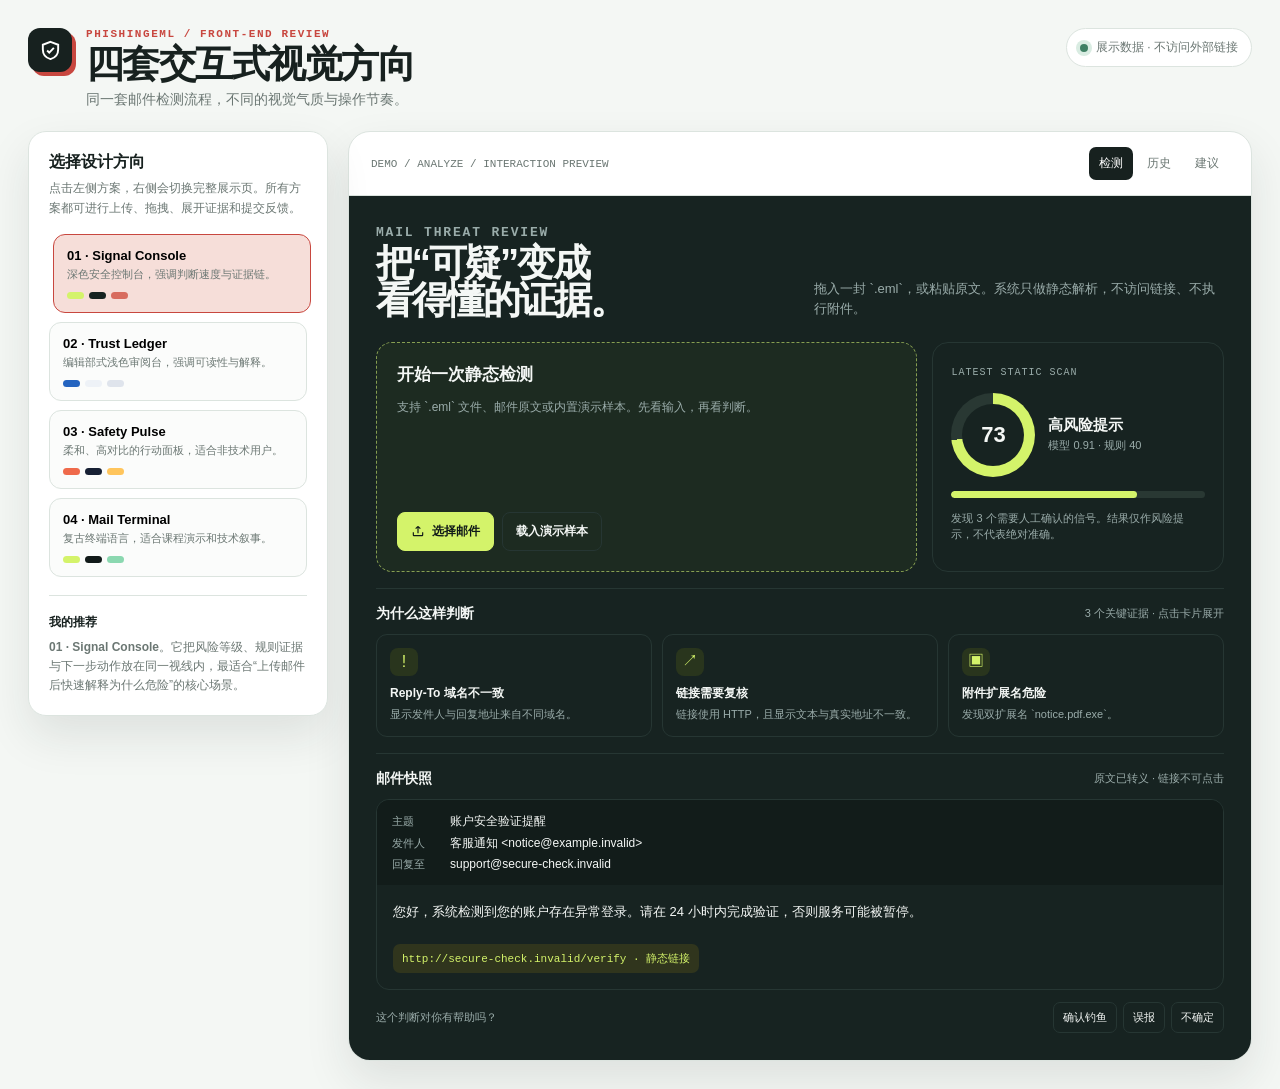
<file: src/web/design-showcase.html>
<!doctype html>
<html lang="zh-CN">
<head>
  <meta charset="utf-8" />
  <meta name="viewport" content="width=device-width, initial-scale=1" />
  <title>PhishingEml · 前端设计方案评审</title>
  <style>
    :root {
      --ink: #17211f;
      --muted: #6b7773;
      --line: #dce4df;
      --paper: #f4f7f4;
      --panel: #ffffff;
      --accent: #c8473f;
      --accent-soft: #f6ded9;
      --safe: #3f8064;
      --warn: #c58a31;
      --shadow: 0 20px 45px rgba(25, 43, 35, .10);
      --display: 'Trebuchet MS', 'Segoe UI', sans-serif;
      --mono: Consolas, 'Courier New', monospace;
    }

    * { box-sizing: border-box; }
    body { margin: 0; color: var(--ink); background: var(--paper); font-family: var(--display); }
    button, textarea, input { font: inherit; }
    button { cursor: pointer; }
    .shell { min-height: 100vh; padding: 28px; }
    .topbar { max-width: 1440px; margin: 0 auto 22px; display: flex; justify-content: space-between; align-items: flex-start; gap: 24px; }
    .brand { display: flex; gap: 14px; align-items: flex-start; }
    .brand-mark { width: 44px; height: 44px; display: grid; place-items: center; background: var(--ink); color: white; border-radius: 12px; box-shadow: 4px 4px 0 var(--accent); }
    .brand-mark svg { width: 23px; }
    .eyebrow { margin: 0 0 5px; color: var(--accent); font: 700 11px var(--mono); letter-spacing: .14em; text-transform: uppercase; }
    h1 { margin: 0; font-size: clamp(24px, 3vw, 40px); letter-spacing: -.04em; line-height: 1; }
    .subtitle { margin: 8px 0 0; color: var(--muted); font-size: 14px; }
    .status-chip { display: inline-flex; align-items: center; gap: 8px; padding: 10px 13px; background: white; border: 1px solid var(--line); border-radius: 999px; color: var(--muted); font-size: 12px; white-space: nowrap; }
    .status-dot { width: 8px; height: 8px; border-radius: 50%; background: var(--safe); box-shadow: 0 0 0 4px #d9ece2; }
    .stage { max-width: 1440px; margin: 0 auto; display: grid; grid-template-columns: minmax(250px, 300px) 1fr; gap: 20px; }
    .rail, .canvas { background: var(--panel); border: 1px solid var(--line); box-shadow: var(--shadow); }
    .rail { border-radius: 18px; padding: 20px; align-self: start; position: sticky; top: 20px; }
    .rail h2 { margin: 0 0 6px; font-size: 16px; }
    .rail p { margin: 0 0 16px; color: var(--muted); font-size: 12px; line-height: 1.6; }
    .option-list { display: grid; gap: 9px; }
    .option { border: 1px solid var(--line); background: #fbfcfb; border-radius: 12px; padding: 13px; text-align: left; transition: .2s ease; }
    .option:hover, .option.active { transform: translateX(4px); border-color: var(--accent); background: var(--accent-soft); }
    .option strong { display: block; font-size: 13px; }
    .option span { display: block; margin-top: 4px; color: var(--muted); font-size: 11px; line-height: 1.45; }
    .option .swatches { display: flex; gap: 5px; margin-top: 9px; }
    .swatches i { width: 17px; height: 7px; border-radius: 99px; display: block; }
    .recommend { margin-top: 18px; border-top: 1px solid var(--line); padding-top: 16px; }
    .recommend b { font-size: 12px; }
    .recommend p { margin: 7px 0 0; }
    .canvas { border-radius: 22px; overflow: hidden; min-height: 720px; }
    .canvas-top { padding: 15px 22px; border-bottom: 1px solid var(--line); display: flex; justify-content: space-between; align-items: center; gap: 12px; }
    .canvas-top .crumb { font: 500 11px var(--mono); color: var(--muted); }
    .canvas-top .view-tabs { display: flex; gap: 4px; }
    .view-tabs button { border: 0; background: transparent; color: var(--muted); padding: 8px 10px; border-radius: 7px; font-size: 12px; }
    .view-tabs button.active { background: var(--ink); color: white; }
    .theme { display: none; padding: 27px; color: var(--ink); background: var(--panel); }
    .theme.active { display: block; animation: in .35s ease both; }
    @keyframes in { from { opacity: 0; transform: translateY(7px); } to { opacity: 1; transform: none; } }
    .hero-row { display: flex; justify-content: space-between; align-items: flex-end; gap: 20px; margin-bottom: 23px; }
    .hero-row h2 { margin: 0; font-size: clamp(25px, 3vw, 42px); line-height: .98; letter-spacing: -.06em; max-width: 600px; }
    .hero-row p { max-width: 410px; color: var(--muted); line-height: 1.55; font-size: 13px; margin: 0; }
    .demo-grid { display: grid; grid-template-columns: minmax(0, 1.3fr) minmax(260px, .7fr); gap: 15px; }
    .drop-zone { border: 1.5px dashed color-mix(in srgb, var(--accent) 55%, var(--line)); min-height: 230px; border-radius: 16px; padding: 20px; background: color-mix(in srgb, var(--accent-soft) 36%, white); display: flex; flex-direction: column; justify-content: space-between; transition: .2s; }
    .drop-zone.drag { transform: scale(1.01); background: var(--accent-soft); }
    .drop-zone h3 { margin: 0; font-size: 17px; }
    .drop-zone p { color: var(--muted); font-size: 12px; max-width: 370px; line-height: 1.5; }
    .drop-actions { display: flex; gap: 8px; flex-wrap: wrap; }
    .btn { border: 1px solid var(--ink); border-radius: 8px; padding: 10px 13px; background: var(--ink); color: white; font-size: 12px; font-weight: 700; display: inline-flex; align-items: center; gap: 7px; }
    .btn.secondary { background: white; color: var(--ink); border-color: var(--line); }
    .btn:hover { filter: brightness(1.08); transform: translateY(-1px); }
    .btn svg { width: 14px; height: 14px; }
    .quick-scan { border: 1px solid var(--line); border-radius: 16px; padding: 18px; background: #fbfcfb; }
    .quick-scan .label { color: var(--muted); font: 500 10px var(--mono); text-transform: uppercase; letter-spacing: .1em; }
    .score { display: flex; align-items: center; gap: 13px; margin: 14px 0; }
    .score-ring { width: 84px; height: 84px; border-radius: 50%; display: grid; place-items: center; background: conic-gradient(var(--accent) 0 73%, #e6ece8 73% 100%); position: relative; }
    .score-ring::after { content: ''; width: 62px; height: 62px; border-radius: 50%; background: #fbfcfb; position: absolute; }
    .score-ring strong { position: relative; z-index: 1; font-size: 22px; }
    .score-copy b { font-size: 15px; display: block; }
    .score-copy span { color: var(--muted); font-size: 11px; }
    .meter { height: 7px; border-radius: 99px; background: #e9efeb; overflow: hidden; }
    .meter i { display: block; height: 100%; width: 73%; background: var(--accent); border-radius: inherit; }
    .section { margin-top: 16px; border-top: 1px solid var(--line); padding-top: 16px; }
    .section-head { display: flex; justify-content: space-between; align-items: center; margin-bottom: 11px; }
    .section-head h3 { margin: 0; font-size: 14px; }
    .section-head span { color: var(--muted); font-size: 11px; }
    .evidence { display: grid; grid-template-columns: repeat(3, 1fr); gap: 10px; }
    .evidence-card { padding: 13px; border: 1px solid var(--line); border-radius: 11px; background: #fff; color: var(--ink); text-align: left; }
    .evidence-card .icon { width: 28px; height: 28px; display: grid; place-items: center; border-radius: 8px; color: var(--accent); background: var(--accent-soft); margin-bottom: 9px; }
    .evidence-card b { font-size: 12px; display: block; }
    .evidence-card p { margin: 5px 0 0; color: var(--muted); font-size: 11px; line-height: 1.45; }
    .email-preview { border: 1px solid var(--line); border-radius: 13px; overflow: hidden; }
    .mail-meta { background: #f6f8f6; padding: 13px 15px; display: grid; gap: 5px; font-size: 12px; }
    .mail-meta span { color: var(--muted); display: inline-block; min-width: 58px; font-size: 11px; }
    .mail-body { padding: 16px; font-size: 13px; line-height: 1.65; white-space: pre-line; }
    .mail-link { display: inline-flex; align-items: center; gap: 7px; padding: 7px 9px; border-radius: 7px; background: #fff4d8; color: #925e12; font: 500 11px var(--mono); }
    .feedback { display: flex; align-items: center; justify-content: space-between; gap: 10px; padding: 12px 0 0; color: var(--muted); font-size: 11px; }
    .feedback-actions { display: flex; gap: 6px; }
    .feedback button { border: 1px solid var(--line); background: white; border-radius: 7px; padding: 7px 9px; font-size: 11px; }
    .feedback button:hover, .feedback button.selected { border-color: var(--safe); background: #e5f1e9; color: var(--safe); }
    .toast { position: fixed; left: 50%; bottom: 25px; transform: translate(-50%, 20px); opacity: 0; pointer-events: none; padding: 11px 15px; border-radius: 9px; color: white; background: var(--ink); font-size: 12px; transition: .25s; }
    .toast.show { opacity: 1; transform: translate(-50%, 0); }

    /* Distinct visual languages for comparison, while keeping the same workflow. */
    [data-theme="signal"] { --ink: #f4f7f5; --muted: #9aacaa; --line: #263633; --paper: #111a19; --panel: #172321; --accent: #d4f36a; --accent-soft: #29351d; --safe: #8bd8b0; --shadow: 0 25px 65px rgba(0,0,0,.35); --display: Consolas, 'Courier New', monospace; }
    [data-theme="signal"] .brand-mark { background: var(--accent); color: #101611; box-shadow: 4px 4px 0 #4f6a53; }
    [data-theme="signal"] .canvas-top, [data-theme="signal"] .mail-meta { background: #121c1a; }
    [data-theme="signal"] .rail, [data-theme="signal"] .canvas, [data-theme="signal"] .quick-scan, [data-theme="signal"] .email-preview, [data-theme="signal"] .evidence-card { background: var(--panel); }
    [data-theme="signal"] .drop-zone { background: #1d2b21; }
    [data-theme="signal"] .btn { background: var(--accent); color: #111a19; border-color: var(--accent); }
    [data-theme="signal"] .btn.secondary, [data-theme="signal"] .feedback button { background: transparent; color: var(--ink); border-color: var(--line); }
    [data-theme="signal"] .score-ring { background: conic-gradient(var(--accent) 0 73%, #293833 73% 100%); }
    [data-theme="signal"] .score-ring::after { background: var(--panel); }
    [data-theme="signal"] .meter { background: #293833; }
    [data-theme="signal"] .meter i { background: var(--accent); }
    [data-theme="signal"] .mail-link { background: #30351d; color: var(--accent); }

    [data-theme="paper"] { --ink: #1f2c45; --muted: #68758a; --line: #dfe4ec; --paper: #eef2f7; --panel: #ffffff; --accent: #2464c0; --accent-soft: #deebff; --safe: #2f8764; --display: Georgia, 'Times New Roman', serif; }
    [data-theme="paper"] .subtitle, [data-theme="paper"] .hero-row p, [data-theme="paper"] .drop-zone p, [data-theme="paper"] .evidence-card p, [data-theme="paper"] .mail-body { font-family: 'Segoe UI', sans-serif; }
    [data-theme="paper"] .brand-mark { border-radius: 50%; background: var(--accent); box-shadow: 4px 4px 0 #b8cbe5; }
    [data-theme="paper"] .rail, [data-theme="paper"] .canvas { box-shadow: 0 12px 28px rgba(46, 70, 103, .10); }
    [data-theme="paper"] .drop-zone { border-radius: 2px; background: #f8fbff; }
    [data-theme="paper"] .quick-scan, [data-theme="paper"] .evidence-card { border-radius: 3px; }
    [data-theme="paper"] .btn { border-radius: 3px; }

    [data-theme="pulse"] { --ink: #172034; --muted: #718097; --line: #e5e9f0; --paper: #f4f6fb; --panel: #ffffff; --accent: #ef6a4b; --accent-soft: #ffe6dd; --safe: #45a884; --warn: #d39a45; --display: 'Segoe UI', sans-serif; }
    [data-theme="pulse"] .canvas { border-radius: 30px; }
    [data-theme="pulse"] .rail { border-radius: 24px; }
    [data-theme="pulse"] .brand-mark { background: #172034; border-radius: 15px 15px 15px 4px; box-shadow: 4px 4px 0 #ffc55c; }
    [data-theme="pulse"] .drop-zone { border: 0; background: #fff3ee; border-radius: 24px; }
    [data-theme="pulse"] .quick-scan { background: #172034; color: #f6f8fb; border: 0; border-radius: 24px; }
    [data-theme="pulse"] .quick-scan .label, [data-theme="pulse"] .quick-scan .score-copy span { color: #b7c1d2; }
    [data-theme="pulse"] .score-ring { background: conic-gradient(#ffc55c 0 73%, #303c54 73% 100%); }
    [data-theme="pulse"] .score-ring::after { background: #172034; }
    [data-theme="pulse"] .meter { background: #303c54; }
    [data-theme="pulse"] .meter i { background: #ffc55c; }

    [data-theme="terminal"] { --ink: #d8f5d0; --muted: #82aa83; --line: #29452d; --paper: #09110b; --panel: #0e1b11; --accent: #b8ec78; --accent-soft: #1b351e; --safe: #9de7ad; --shadow: 0 22px 55px rgba(0,0,0,.45); --display: Consolas, 'Courier New', monospace; --mono: Consolas, 'Courier New', monospace; }
    [data-theme="terminal"] .brand-mark { border-radius: 3px; background: transparent; color: var(--accent); border: 1px solid var(--accent); box-shadow: 4px 4px 0 #29452d; }
    [data-theme="terminal"] .canvas-top, [data-theme="terminal"] .mail-meta { background: #0a140c; }
    [data-theme="terminal"] .rail, [data-theme="terminal"] .canvas, [data-theme="terminal"] .quick-scan, [data-theme="terminal"] .email-preview, [data-theme="terminal"] .evidence-card { background: var(--panel); }
    [data-theme="terminal"] .drop-zone { background: #102312; border-radius: 4px; border-style: solid; }
    [data-theme="terminal"] .btn { border-radius: 3px; background: var(--accent); color: #0a140c; border-color: var(--accent); }
    [data-theme="terminal"] .btn.secondary, [data-theme="terminal"] .feedback button { background: transparent; color: var(--ink); border-color: var(--line); }
    [data-theme="terminal"] .score-ring { border-radius: 4px; background: conic-gradient(var(--accent) 0 73%, #1c3420 73% 100%); }
    [data-theme="terminal"] .score-ring::after { border-radius: 2px; background: var(--panel); }
    [data-theme="terminal"] .meter { background: #1c3420; border-radius: 2px; }
    [data-theme="terminal"] .meter i { background: var(--accent); border-radius: 2px; }
    [data-theme="terminal"] .mail-link { border-radius: 2px; background: #1d351e; color: var(--accent); }

    @media (max-width: 940px) { .stage { grid-template-columns: 1fr; } .rail { position: static; } .option-list { grid-template-columns: repeat(2, 1fr); } .recommend { display: none; } }
    @media (max-width: 640px) { .shell { padding: 14px; } .topbar, .hero-row { display: block; } .status-chip { margin-top: 16px; } .canvas-top { padding: 12px 14px; } .theme { padding: 18px 14px 24px; } .demo-grid, .evidence { grid-template-columns: 1fr; } .option-list { grid-template-columns: 1fr; } .hero-row p { margin-top: 13px; } }
  </style>
</head>
<body>
  <main class="shell">
    <header class="topbar">
      <div class="brand">
        <div class="brand-mark" aria-hidden="true"><svg viewBox="0 0 24 24" fill="none" stroke="currentColor" stroke-width="2"><path d="M12 3 20 6v5c0 5-3.4 8.7-8 10-4.6-1.3-8-5-8-10V6l8-3Z"/><path d="m8.5 12 2.2 2.2 4.8-5"/></svg></div>
        <div><p class="eyebrow">PhishingEml / front-end review</p><h1>四套交互式视觉方向</h1><p class="subtitle">同一套邮件检测流程，不同的视觉气质与操作节奏。</p></div>
      </div>
      <div class="status-chip"><i class="status-dot"></i> 展示数据 · 不访问外部链接</div>
    </header>

    <section class="stage">
      <aside class="rail">
        <h2>选择设计方向</h2>
        <p>点击左侧方案，右侧会切换完整展示页。所有方案都可进行上传、拖拽、展开证据和提交反馈。</p>
        <div class="option-list">
          <button class="option active" data-target="signal"><strong>01 · Signal Console</strong><span>深色安全控制台，强调判断速度与证据链。</span><div class="swatches"><i style="background:#d4f36a"></i><i style="background:#172321"></i><i style="background:#d86c5f"></i></div></button>
          <button class="option" data-target="paper"><strong>02 · Trust Ledger</strong><span>编辑部式浅色审阅台，强调可读性与解释。</span><div class="swatches"><i style="background:#2464c0"></i><i style="background:#eef2f7"></i><i style="background:#dfe4ec"></i></div></button>
          <button class="option" data-target="pulse"><strong>03 · Safety Pulse</strong><span>柔和、高对比的行动面板，适合非技术用户。</span><div class="swatches"><i style="background:#ef6a4b"></i><i style="background:#172034"></i><i style="background:#ffc55c"></i></div></button>
          <button class="option" data-target="terminal"><strong>04 · Mail Terminal</strong><span>复古终端语言，适合课程演示和技术叙事。</span><div class="swatches"><i style="background:#d4f36a"></i><i style="background:#111a19"></i><i style="background:#8bd8b0"></i></div></button>
        </div>
        <div class="recommend"><b>我的推荐</b><p><strong>01 · Signal Console</strong>。它把风险等级、规则证据与下一步动作放在同一视线内，最适合“上传邮件后快速解释为什么危险”的核心场景。</p></div>
      </aside>

      <div class="canvas" id="canvas">
        <div class="canvas-top"><span class="crumb">DEMO / ANALYZE / INTERACTION PREVIEW</span><div class="view-tabs"><button class="active" data-view="analysis">检测</button><button data-view="history">历史</button><button data-view="guide">建议</button></div></div>
        <div class="theme active" id="theme-signal" data-theme="signal"></div>
        <div class="theme" id="theme-paper" data-theme="paper"></div>
        <div class="theme" id="theme-pulse" data-theme="pulse"></div>
        <div class="theme" id="theme-terminal" data-theme="terminal"></div>
      </div>
    </section>
    <div class="toast" id="toast" role="status"></div>
  </main>

  <template id="theme-template">
    <div class="hero-row"><div><p class="eyebrow theme-kicker">MAIL THREAT REVIEW</p><h2 class="theme-title">把“可疑”变成<br>看得懂的证据。</h2></div><p>拖入一封 `.eml`，或粘贴原文。系统只做静态解析，不访问链接、不执行附件。</p></div>
    <div class="demo-grid">
      <div class="drop-zone" tabindex="0"><div><h3>开始一次静态检测</h3><p>支持 `.eml` 文件、邮件原文或内置演示样本。先看输入，再看判断。</p></div><div class="drop-actions"><button class="btn choose"><svg viewBox="0 0 24 24" fill="none" stroke="currentColor" stroke-width="2"><path d="M12 16V4m0 0L8 8m4-4 4 4"/><path d="M4 14v5a1 1 0 0 0 1 1h14a1 1 0 0 0 1-1v-5"/></svg>选择邮件</button><button class="btn secondary sample">载入演示样本</button></div><input class="file-input" type="file" accept=".eml" hidden></div>
      <div class="quick-scan"><span class="label">latest static scan</span><div class="score"><div class="score-ring"><strong>73</strong></div><div class="score-copy"><b>高风险提示</b><span>模型 0.91 · 规则 40</span></div></div><div class="meter"><i></i></div><p style="font-size:11px;color:var(--muted);line-height:1.5;margin:12px 0 0">发现 3 个需要人工确认的信号。结果仅作风险提示，不代表绝对准确。</p></div>
    </div>
    <div class="section"><div class="section-head"><h3>为什么这样判断</h3><span>3 个关键证据 · 点击卡片展开</span></div><div class="evidence"><button class="evidence-card"><span class="icon">!</span><b>Reply-To 域名不一致</b><p>显示发件人与回复地址来自不同域名。</p></button><button class="evidence-card"><span class="icon">↗</span><b>链接需要复核</b><p>链接使用 HTTP，且显示文本与真实地址不一致。</p></button><button class="evidence-card"><span class="icon">▣</span><b>附件扩展名危险</b><p>发现双扩展名 `notice.pdf.exe`。</p></button></div></div>
    <div class="section"><div class="section-head"><h3>邮件快照</h3><span>原文已转义 · 链接不可点击</span></div><div class="email-preview"><div class="mail-meta"><div><span>主题</span>账户安全验证提醒</div><div><span>发件人</span>客服通知 &lt;notice@example.invalid&gt;</div><div><span>回复至</span>support@secure-check.invalid</div></div><div class="mail-body">您好，系统检测到您的账户存在异常登录。请在 24 小时内完成验证，否则服务可能被暂停。<br><br><span class="mail-link">http://secure-check.invalid/verify · 静态链接</span></div></div><div class="feedback"><span>这个判断对你有帮助吗？</span><div class="feedback-actions"><button data-feedback="confirmed_phishing">确认钓鱼</button><button data-feedback="false_positive">误报</button><button data-feedback="unsure">不确定</button></div></div></div>
  </template>

  <script>
    const template = document.querySelector('#theme-template').innerHTML;
    const themes = ['signal','paper','pulse','terminal'];
    const copy = {
      signal: { kicker: 'MAIL THREAT REVIEW', title: '把“可疑”变成<br>看得懂的证据。' },
      paper: { kicker: 'EDITORIAL SECURITY DESK', title: '像审阅一篇稿件<br>一样读懂风险。' },
      pulse: { kicker: 'SAFETY PULSE', title: '下一步做什么，<br>现在就告诉你。' },
      terminal: { kicker: 'STATIC ANALYSIS / TTY', title: '读原文。看信号。<br>做决定。' }
    };
    themes.forEach(name => {
      const panel = document.querySelector('#theme-' + name);
      panel.innerHTML = template;
      panel.querySelector('.theme-kicker').textContent = copy[name].kicker;
      panel.querySelector('.theme-title').innerHTML = copy[name].title;
    });
    const toast = document.querySelector('#toast');
    let toastTimer;
    function notify(message) { toast.textContent = message; toast.classList.add('show'); clearTimeout(toastTimer); toastTimer = setTimeout(() => toast.classList.remove('show'), 2200); }
    function activateTheme(name) {
      document.querySelectorAll('.option').forEach(btn => btn.classList.toggle('active', btn.dataset.target === name));
      document.querySelectorAll('.theme').forEach(panel => panel.classList.toggle('active', panel.id === 'theme-' + name));
      document.body.dataset.activeTheme = name;
    }
    document.querySelectorAll('.option').forEach(btn => btn.addEventListener('click', () => activateTheme(btn.dataset.target)));
    document.querySelectorAll('.view-tabs button').forEach(btn => btn.addEventListener('click', () => {
      document.querySelectorAll('.view-tabs button').forEach(item => item.classList.remove('active'));
      btn.classList.add('active');
      notify(btn.dataset.view === 'analysis' ? '已回到检测视图' : btn.dataset.view === 'history' ? '历史视图将在下一版接入真实记录' : '建议视图已准备好接入知识库');
    }));
    document.querySelectorAll('.choose').forEach(button => button.addEventListener('click', e => e.currentTarget.closest('.drop-zone').querySelector('.file-input').click()));
    document.querySelectorAll('.file-input').forEach(input => input.addEventListener('change', e => { if (e.target.files[0]) notify('已选择：' + e.target.files[0].name + '（展示模式）'); }));
    document.querySelectorAll('.sample').forEach(button => button.addEventListener('click', () => notify('已载入 phishing_demo.eml · 正在准备静态分析')));
    document.querySelectorAll('.drop-zone').forEach(zone => {
      ['dragenter','dragover'].forEach(type => zone.addEventListener(type, e => { e.preventDefault(); zone.classList.add('drag'); }));
      ['dragleave','drop'].forEach(type => zone.addEventListener(type, e => { e.preventDefault(); zone.classList.remove('drag'); }));
      zone.addEventListener('drop', e => { const file = e.dataTransfer.files[0]; if (file) notify('已拖入：' + file.name + '（展示模式）'); });
      zone.addEventListener('keydown', e => { if (e.key === 'Enter') zone.querySelector('.file-input').click(); });
    });
    document.querySelectorAll('.evidence-card').forEach(card => card.addEventListener('click', () => { card.classList.toggle('selected'); notify(card.classList.contains('selected') ? '证据已展开：可显示规则详情与原文位置' : '已收起证据详情'); }));
    document.querySelectorAll('[data-feedback]').forEach(button => button.addEventListener('click', e => { const group = e.currentTarget.parentElement; group.querySelectorAll('button').forEach(item => item.classList.remove('selected')); e.currentTarget.classList.add('selected'); notify('反馈已记录：' + e.currentTarget.textContent); }));
  </script>
</body>
</html>
</file>
